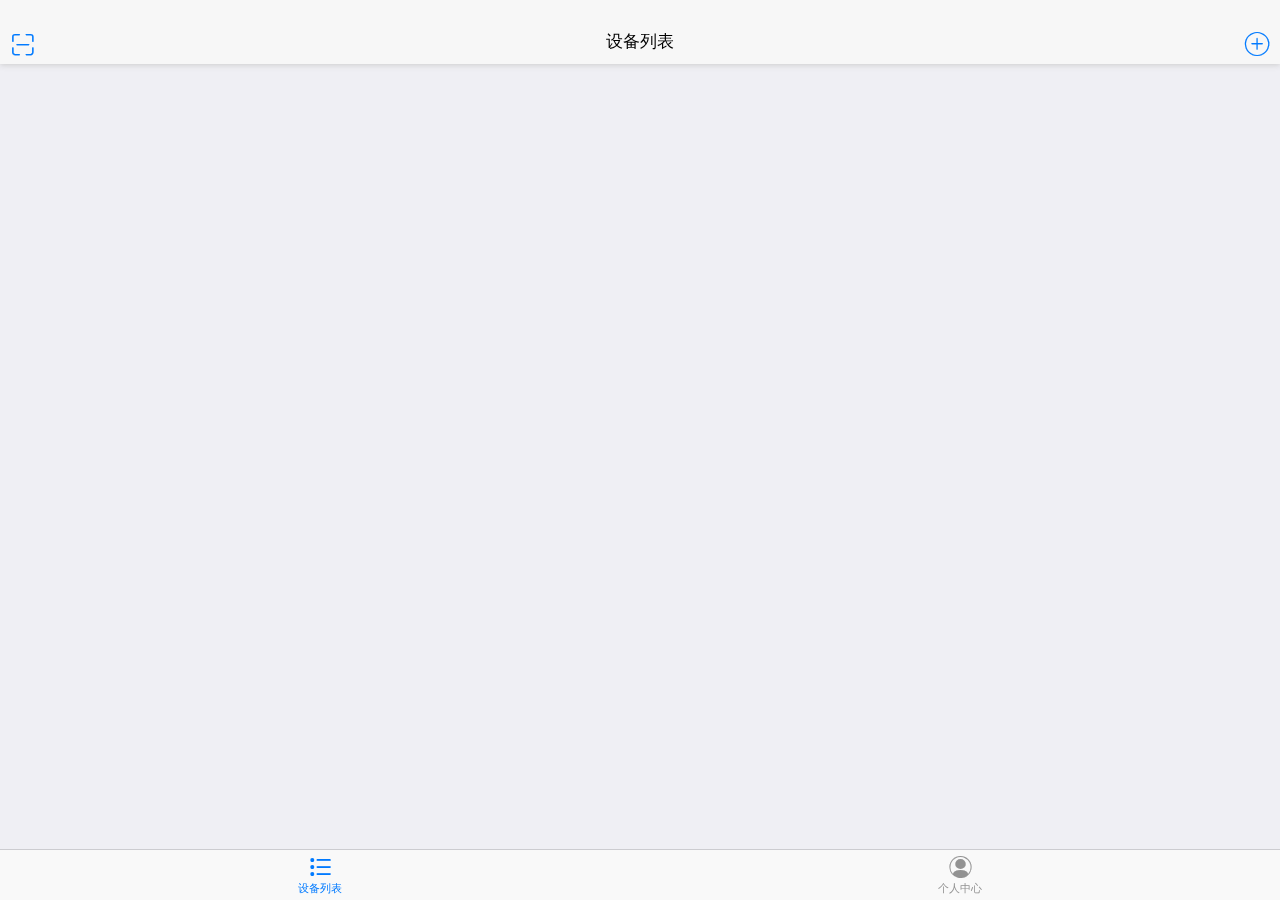
<file: app_sdk/html/index.html>
<!DOCTYPE html>
<html>

	<head>
		<meta charset="utf-8" />
		<meta name="format-detection" content="telephone=no" />
		<title></title>
		<meta name="viewport" content="width=device-width, initial-scale=1,maximum-scale=1, user-scalable=no" />
		<link rel="stylesheet" href="../css/mui.css" />
		<link rel="stylesheet" href="../css/index.css" />
		<link rel="stylesheet" href="../css/iconfont.css" />
		
		<script type="text/javascript" src="../js/mui.js"></script>
		<script type="text/javascript" src="../js/config.js"></script>
		<script type="text/javascript" src="../js/login.js"></script>
		<script type="text/javascript" src="../js/device_list.js"></script>
		<script type="text/javascript" src="../js/qr_code.js"></script>
		
	</head>

	<body>
		<header class="mui-plus mui-statusbar mui-statusbar-offset" style="background: #F9F9F9;">
			<div class="mui-bar mui-bar-nav">
				<h1 class="mui-title" id="title">设备列表</h1>
				<span class="mui-icon qr_and_device_add icon-shaoma mui-pull-left top_shortcut" id="QR_code" onclick="openScanner()"></span>
				<span class="mui-icon qr_and_device_add icon-add3 mui-pull-right top_shortcut" id="add_device" onclick="openWin('easylink', 'widget://html/easylink.html', true)"></span>
			</div>
		</header>

		<nav class="mui-bar mui-bar-tab" style="background: #F9F9F9;">
			<a class="mui-tab-item mui-active">
				<span class="mui-icon index_list_iconfont icon-mulu"></span>
				<span class="mui-tab-label">设备列表</span>
			</a>

			<a class="mui-tab-item">
				<span class="mui-icon index_list_iconfont icon-gerenzhongxin"></span>
				<span class="mui-tab-label">个人中心</span>
			</a>

		</nav>
		<script>
			apiready = function() {
				mico2 = api.require('mico2');
				
				refesh_token();
				
				//引入api cloud的FNScanner模块
				FNScanner = api.require('FNScanner');

				//菜单切换
				switchBar();

				//设置状态栏
				setStatusBar("dark");
				
				//监听返回键
				ListenKeyBack();

				//重新回到应用则重新重新监听设备数据
				add_event_listener('resume', refesh_token); 

				//创建并打开子页面
				openFrameGroup();
			}
		</script>

	</body>

</html>
</file>
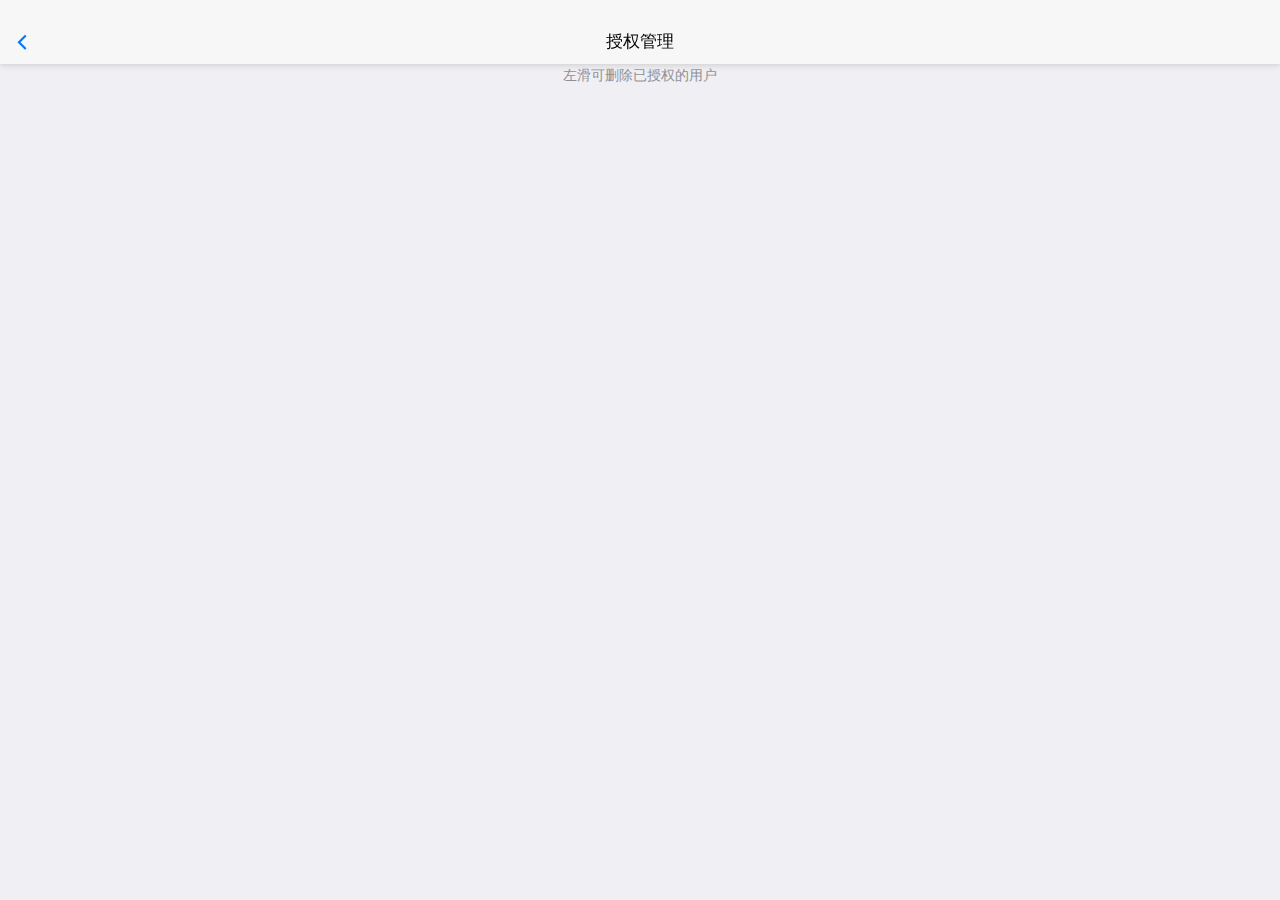
<file: app_sdk/html/device_management.html>
<!DOCTYPE html>
<html>

	<head>
		<meta charset="utf-8">
		<meta name="format-detection" content="telephone=no" />
		<meta name="viewport" content="maximum-scale=1.0,minimum-scale=1.0,user-scalable=0,width=device-width,initial-scale=1.0" />
		<title>title</title>

		<link rel="stylesheet" href="../css/mui.css" />
		<link rel="stylesheet" href="../css/device_management.css" />
		<link rel="stylesheet" href="../css/iconfont.css" />

		<script type="text/javascript" src="../js/mui.js"></script>
		<script type="text/javascript" src="../js/config.js"></script>
		<script type="text/javascript" src="../js/device_management.js"></script>

	</head>

	<body>
		<header class="mui-plus mui-statusbar mui-statusbar-offset" style="background: #F9F9F9;">
			<div class="mui-bar mui-bar-nav">
				<a class="mui-icon mui-icon-left-nav mui-pull-left" onclick="quit_management_page()"></a>
				<h1 class="mui-title">授权管理</h1>
			</div>
		</header>

		<div style="padding-top: 65px; text-align: center;">
			<div>
				<p id="share_qr_img_txt">左滑可删除已授权的用户</p>
			</div>
		</div>

		<div id="member_list" style="display:none;">
			<ul class="mui-table-view">
				<li class="mui-table-view-cell">

					<div class="mui-slider-right mui-disabled">
						<a class="mui-btn mui-btn-red mui-icon member_list icon-delete" onclick="delete_member(this)"></a>
					</div>

					<div class="mui-slider-handle">
						<div class="member_icon_role2">
							<span class="mui-icon member_icon_font icon-shouquan2"></span>
						</div>

						<div class="member_list_text">
							<div class="member_list_member_text">
								(管理员)13789811181
							</div>
						</div>
					</div>
				</li>

				<li class="mui-table-view-cell">

					<div class="mui-slider-right mui-disabled">
						<a class="mui-btn mui-btn-red mui-icon member_list icon-delete" onclick="delete_member(this)"></a>
					</div>

					<div class="mui-slider-handle">
						<div class="member_icon_role2">
							<span class="mui-icon member_icon_font icon-shouquan2"></span>
						</div>

						<div class="member_list_text">
							<div class="member_list_member_text">
								(管理员)13789811181
							</div>
						</div>
					</div>
				</li>

			</ul>
		</div>

		<script>
			apiready = function() {
				mico2 = api.require("mico2");
				member_device_id = api.pageParam.info;
				get_member_list();
				
				device_management_page_listen_keyback();
			}
		</script>

	</body>

</html>
</file>
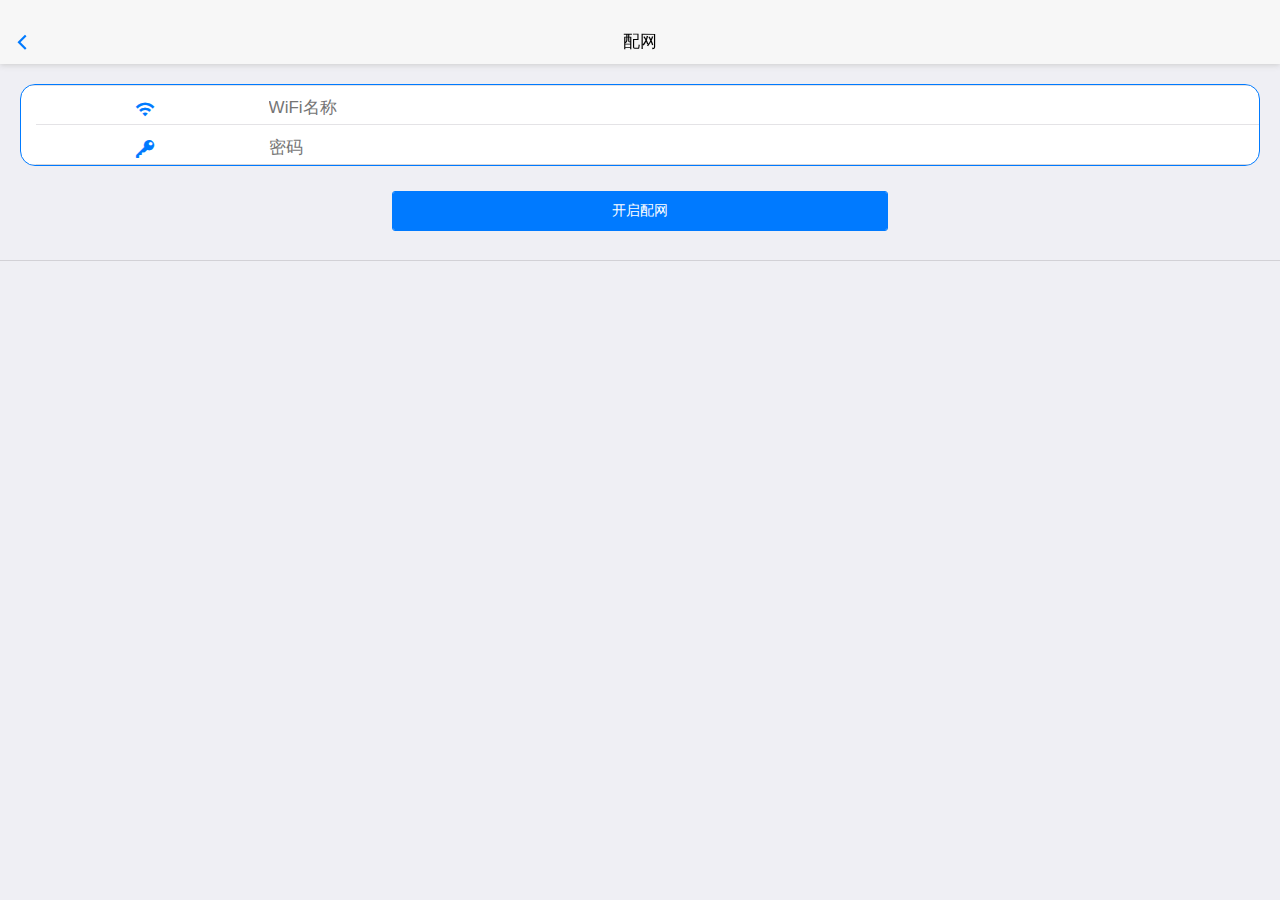
<file: app_sdk/html/easylink.html>
<!DOCTYPE html>
<html>
	<!--head主要完成页面的范围定义以及文件的引用-->

	<head>
		<meta charset="utf-8" />
		<meta name="format-detection" content="telephone=no" />
		<meta name="viewport" content="maximum-scale=1.0,minimum-scale=1.0,user-scalable=0,width=device-width,initial-scale=1.0" />
		<title>配网界面</title>
		<link rel="stylesheet" href="../css/mui.css" />
		<link rel="stylesheet" href="../css/easylink.css" />
		<link rel="stylesheet" href="../css/iconfont.css" />

		<script type="text/javascript" src="../js/mui.js"></script>
		<script type="text/javascript" src="../js/config.js"></script>
		<script type="text/javascript" src="../js/easylink.js"></script>
		<script type="text/javascript" src="../js/device_list.js"></script>

	</head>

	<body>
		<!--头部导航,bug，设置距离状态栏20px-->
		<header class="mui-plus mui-statusbar mui-statusbar-offset" style="background: #F9F9F9;">
			<div class="mui-bar mui-bar-nav">
				<a class="mui-icon mui-icon-left-nav mui-pull-left" onclick="quit_easylink_page()"></a>
				<h1 class="mui-title">配网</h1>
			</div>
		</header>

		<div class="mui-content" style="padding-top: 64px">
			<div id="easylink">
				<div id="easylink_form">
					<form class="mui-input-group">
						<div class="mui-input-row" onclick="goto_sys_wifi_setting()">
							<label><span class="mui-icon wifi_iconfont_ssid icon-wifi_name"></span></label>
							<input id="easylink_wifi_name" readonly="readonly" type="text" class="mui-input-clear" placeholder="WiFi名称">
						</div>
						<div class="mui-input-row">
							<label><span class="mui-icon wifi_iconfont_key icon-wifi_key"></span></label>
							<input id="easylink_wifi_key" type="text" class="mui-input-clear" placeholder="密码">
						</div>
					</form>
				</div>

				<div class="mui-button-row easylink_button">
					<button id="button_easylink" type="button" class="mui-btn mui-btn-primary" onclick="startEasyLink()">开启配网</button>
				</div>

			</div>
		</div>

		<ul id="search_devices" class="mui-table-view" style="margin-top: 30px; display: block;">

			<!--<li style="background: #F3F3F7;"  onclick="bindDevice(this.id)" class="mui-table-view-cell mui-media" id="xxx">

				<div style="float: left; color: #007AFF">
					<span class="mui-icon device_search icon-device2"></span>
				</div>
				
				<div class="mui-media-body" style="float: left; margin-left: 20px;">
					MICOKIT-3165
					<p class="mui-ellipsis">MAC: AA:BB:CC:DD:EE:FF</p>
				</div>

				<div style="float: right; margin-right: 10px; margin-top: 8px;">
					<span class="mui-badge mui-badge-danger">已绑定</span>
				</div>

			</li>-->

		</ul>

		<!--javascript代码-->
		<script>
			apiready = function() {
				mico2 = api.require('mico2');

				add_event_listener('resume', startSearchDevices); //重新回到应用则重新重新监听设备数据

				wifi_ssid_monitor();
				
				easylink_page_listen_keyback();

				if(api.connectionType == 'wifi') {
					//setTimeout("startSearchDevices()", 3000);
				} else {
					alert("手机未连接Wi-Fi,请进入系统Wi-Fi设置页面选取合适的网络！");
				}
			}
		</script>

	</body>

</html>
</file>
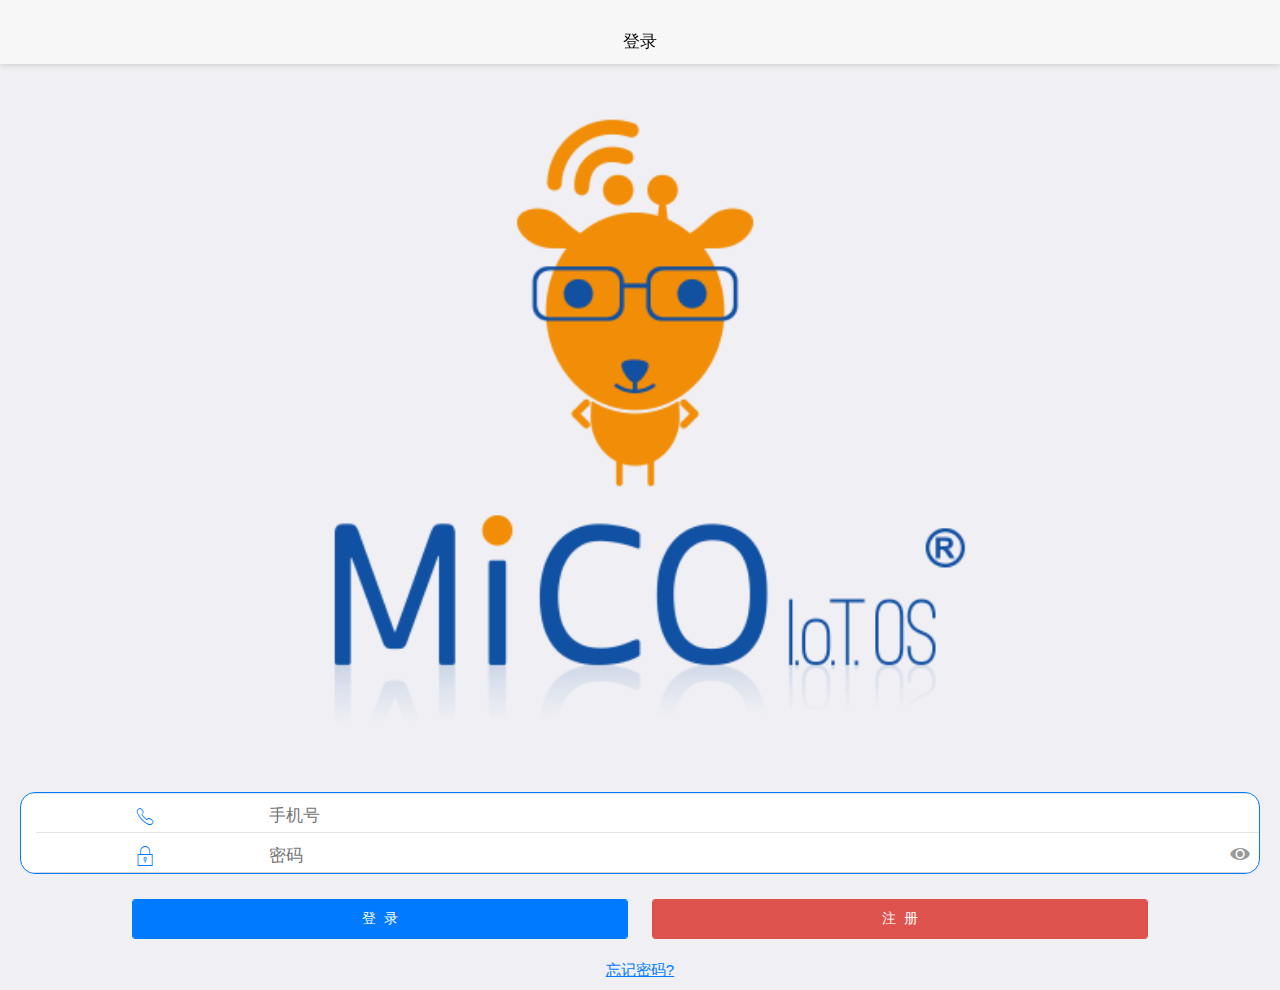
<file: app_sdk/html/login.html>
<!DOCTYPE html>
<html>

	<head>
		<meta charset="utf-8">
		<meta name="format-detection" content="telephone=no" />
		<meta name="viewport" content="width=device-width,initial-scale=1,minimum-scale=1,maximum-scale=1,user-scalable=no" />
		<title></title>

		<link rel="stylesheet" type="text/css" href="../css/login.css" />
		<link rel="stylesheet" href="../css/mui.css" />

		<script type="text/javascript" charset="utf-8"></script>
		<script type="text/javascript" src="../js/login.js"></script>
		<script type="text/javascript" src="../js/common.js"></script>
		<script type="text/javascript" src="../js/config.js"></script>
		<script type="text/javascript" src="../js/mui.js"></script>

	</head>

	<body>

		<header class="mui-plus mui-statusbar mui-statusbar-offset" style="background: #F9F9F9;">
			<div class="mui-bar mui-bar-nav">
				<h1 class="mui-title">登录</h1>
			</div>
		</header>

		<div class="mui-content" style="padding-top: 64px">
			<div id="login">
				<img src="../img/login_mico.png" />

				<div id="login_form">
					<form class="mui-input-group">
						<div class="mui-input-row">
							<label><span class="mui-icon mui-icon-phone"></span></label>
							<input id="login_phone_num" type="tel" class="mui-input-clear" placeholder="手机号">
						</div>
						<div class="mui-input-row">
							<label><span class="mui-icon mui-icon-locked"></span></label>
							<input id="login_passwd" type="password" class="mui-input-password" placeholder="密码">
						</div>
					</form>
				</div>
				<div class="mui-button-row login_button">
					<button type="button" class="mui-btn mui-btn-primary" onclick="login()">登&nbsp;&nbsp;录</button>
					<button type="button" class="mui-btn mui-btn-danger" onclick="click_register()">注&nbsp;&nbsp;册</button>
				</div>
			</div>

		</div>

		<div class="forget_password" onclick="on_click_forget_password()">
			<p">忘记密码?</p>
			
		</div>

		<script>
			apiready = function() {
				mico2 = api.require('mico2');

				//判断用户是否已登录
				checkToken();

				get_storage_data(); //读取存储在本地的手机号和密码

				//监听返回键
				ListenKeyBack();
			}
		</script>

	</body>

</html>
</file>
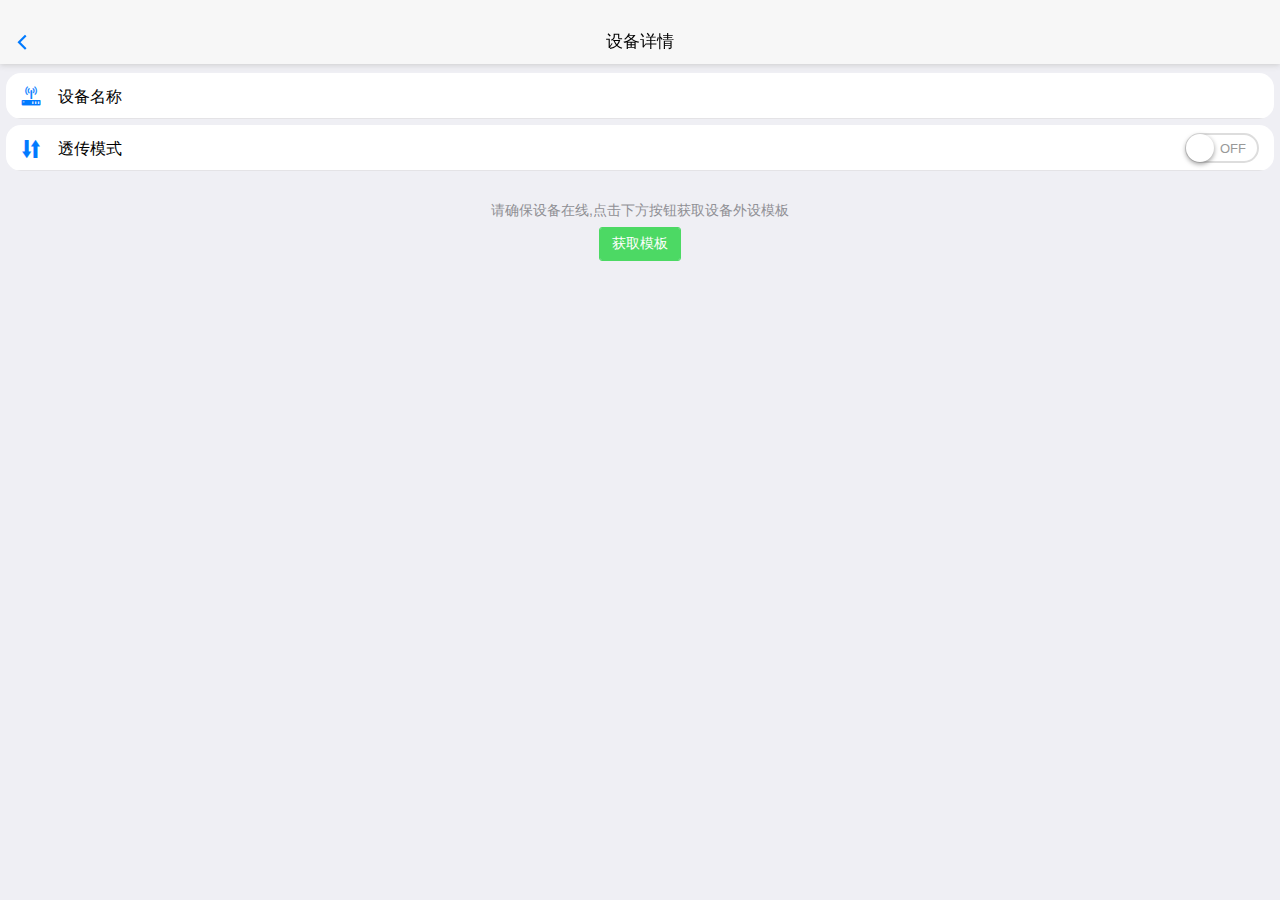
<file: app_sdk/html/peripherals.html>
<!DOCTYPE html>
<html>

	<head>
		<meta charset="UTF-8">
		<meta name="format-detection" content="telephone=no" />
		<title></title>
		<link href="../css/mui.css" rel="stylesheet" />
		<link rel="stylesheet" href="../css/iconfont.css" />
		<link rel="stylesheet" href="../css/peripherals.css" />

		<script type="text/javascript" src="../js/mui.js"></script>
		<script type="text/javascript" src="../js/config.js"></script>
		<script type="text/javascript" src="../js/template_config.js"></script>
		<script type="text/javascript" src="../js/get_peripherals_template.js"></script>
		<script type="text/javascript" src="../js/process_data.js"></script>
		<script type="text/javascript" src="../js/peripherals.js"></script>

	</head>

	<body>
		<header class="mui-plus mui-statusbar mui-statusbar-offset" style="background: #F9F9F9;">
			<div class="mui-bar mui-bar-nav">
				<a class="mui-icon mui-icon-left-nav mui-pull-left" onclick="back_device_list_html()"></a>
				<h1 class="mui-title">设备详情</h1>
			</div>
		</header>

		<div style="margin-top: 73px; text-align: center;">
			<h6 id="per_device_info"></h6>
		</div>

		<div>
			<ul class="mui-table-view peripherals_ul_style">
				<li class="mui-table-view-cell">
					<div class="peripherals_li_icon">
						<label><span class="mui-icon device_iconfont icon-shebei"></span></label>
					</div>

					<div class="peripherals_li_name" id="per_device_name">
						设备名称
					</div>

					<div class="peripherals_li_unit" id="per_device_online">
						<!--<span class="mui-badge mui-badge-green">在线</span>-->
					</div>

					<!--<div class="peripherals_li_unit">
						<span class="mui-badge mui-badge-danger">离线</span>
					</div>-->
				</li>
			</ul>

			<ul class="mui-table-view peripherals_ul_style" id="add_sub_device" style="display: none;">
				<li class="mui-table-view-cell">
					<div class="peripherals_li_icon">
						<label><span class="mui-icon device_iconfont icon-add2"></span></label>
					</div>

					<div class="peripherals_li_name" id="per_device_name">
						添加子设备
					</div>
					<div>
						<button type="button" id="add_sub_device_button" class="mui-btn mui-btn-green" onclick="sub_device_add()">添加</button>
					</div>
				</li>
			</ul>

			<ul class="mui-table-view peripherals_ul_style">
				<li class="mui-table-view-cell">
					<div class="peripherals_li_icon">
						<label><span class="mui-icon device_iconfont icon-data_transmission"></span></label>
					</div>

					<div class="peripherals_li_name" id="per_device_name">
						透传模式
					</div>

					<div id="data_transmission_switch" class="mui-switch mui-switch-blue peripherals_li_single_div_right">
						<div class="mui-switch-handle"></div>
					</div>
				</li>
			</ul>

		</div>

		<!--<div>
			<ul class="mui-table-view peripherals_ul_style">
				<li class="mui-table-view-cell">
					<div class="peripherals_li_icon">
						<label><span class="mui-icon device_iconfont icon-wendu"></span></label>
					</div>

					<div class="peripherals_li_name">
						温度
					</div>
					<div class="peripherals_li_unit">
						<span class="mui-badge mui-badge-warning">℃</span>
					</div>

					<div class="peripherals_li_data">
						<span id="per_temperature_1">0</span>
					</div>
				</li>

				<li class="mui-table-view-cell">
					<div class="peripherals_li_icon">
						<label><span class="mui-icon device_iconfont icon-shidu"></span></label>
					</div>
					<div class="peripherals_li_name">
						湿度
					</div>
					<div class="peripherals_li_unit">
						<span class="mui-badge mui-badge-warning ">%</span>
					</div>
					<div class="peripherals_li_data">
						<span id="per_humidity_1">0</span>
					</div>
				</li>

				<li class="mui-table-view-cell">
					<div class="peripherals_li_icon">
						<label><span class="mui-icon device_iconfont icon-sensor-guangzhao"></span></label>
					</div>
					<div class="peripherals_li_name">
						光强
					</div>
					<div class="peripherals_li_unit">
						<span class="mui-badge mui-badge-warning">flux</span>
					</div>
					<div class="peripherals_li_data">
						<span id="per_light_1">0</span>
					</div>
				</li>

				<li class="mui-table-view-cell">
					<div class="peripherals_li_icon">
						<label><span class="mui-icon device_iconfont icon-juli"></span></label>
					</div>
					<div class="peripherals_li_name">
						距离
					</div>
					<div class="peripherals_li_unit">
						<span class="mui-badge mui-badge-warning">mm</span>
					</div>
					<div class="peripherals_li_data">
						<span id="per_infrared_1">0</span>
					</div>
				</li>
			</ul>
		</div>-->

		<!--<div>
			<ul class="mui-table-view peripherals_ul_style">
				<li class="mui-table-view-cell">
					<div class="peripherals_li_icon">
						<label><span class="mui-icon device_iconfont icon-dianji"></span></label>
					</div>

					<div class="peripherals_li_name">
						电机
					</div>
					<div id="per_switch_motor_1" class="mui-switch mui-switch-blue  peripherals_li_single_div_right">
						<div class="mui-switch-handle"></div>
					</div>
				</li>
			</ul>
		</div>-->

		<!--<div>
			<ul class="mui-table-view peripherals_ul_style">
				
				<li class="mui-table-view-cell mui-collapse" style="background: white;">
					<a class="mui-navigate-right">
						<label><span class="mui-icon device_iconfont icon-dianyuan"></span></label>
						转速
					</a>

					<div class="mui-collapse-content">
						<div class=" mui-input-range" style="height: 30px;">
							<input type="range" id='block-range' value="4" min="0" max="4">
						</div>
					</div>
				</li>

			</ul>
		</div>-->

		<!--<div>
			<ul class="mui-table-view peripherals_ul_style">
				<li class="mui-table-view-cell">
					<div class="peripherals_li_icon">
						<label><span class="mui-icon device_iconfont icon-liaotian"></span></label>
					</div>
					<div class="peripherals_li_name">
						串口聊天
					</div>
					<div class="peripherals_li_single_div_right">
						<span class="mui-icon mui-icon-arrowright"></span>
					</div>
				</li>
				<li class="mui-table-view-cell" onclick="goto_rgb_html()">
					<div class="peripherals_li_icon">
						<label><span class="mui-icon device_iconfont icon-rgbled"></span></label>
					</div>
					<div class="peripherals_li_name">
						三色灯
					</div>
					<div class="peripherals_li_single_div_right">
						<span class="mui-icon mui-icon-arrowright"></span>
					</div>
				</li>
			</ul>
		</div>-->

		<div id="template">
			<br />
			<h5 style="text-align: center;">请确保设备在线,点击下方按钮获取设备外设模板</h5>
			<div class="mui-button-row">
				<button type="button" class="mui-btn mui-btn-green" onclick="send_template_commands()">获取模板</button>
			</div>
		</div>

		<div id="data_transmission_div" style="display: none;">
			<div class="mui-input-row" style="margin: 10px 10px 0px 10px">
					<textarea style="background: #FFFACD" id="recv_area" rows="8" placeholder="数据接收区域" disabled></textarea>
			</div>
			
			<div>
				<div class="mui-input-row" style="margin: 0px 10px 0px 10px">
					<textarea  id="send_area" rows="4" placeholder="数据发送区域"></textarea>
				</div>
				
				<div style="text-align: center;">
					<button style="width: 100px;" type="button" class="mui-btn mui-btn-green" onclick="add_data_transmission_send()">发&nbsp;&nbsp;&nbsp;&nbsp;送</button>
				</div>
			</div>
			
		</div>

		<script>
			apiready = function() {
				mico2 = api.require('mico2');

				add_data_transmission(); //增加透传按钮监听

				add_event_listener('resume', deal_resume_event); //重新回到应用则重新重新监听设备数据
				
				add_event_listener('mqtt_client_restart', listen_device); //重新回到应用则重新重新监听设备数据

				add_event_listener('get_device_template', get_device_template);

				peripherals_listen_keyback();

				get_device_info(true); //监听设备数据
			}
		</script>

	</body>

</html>
</file>
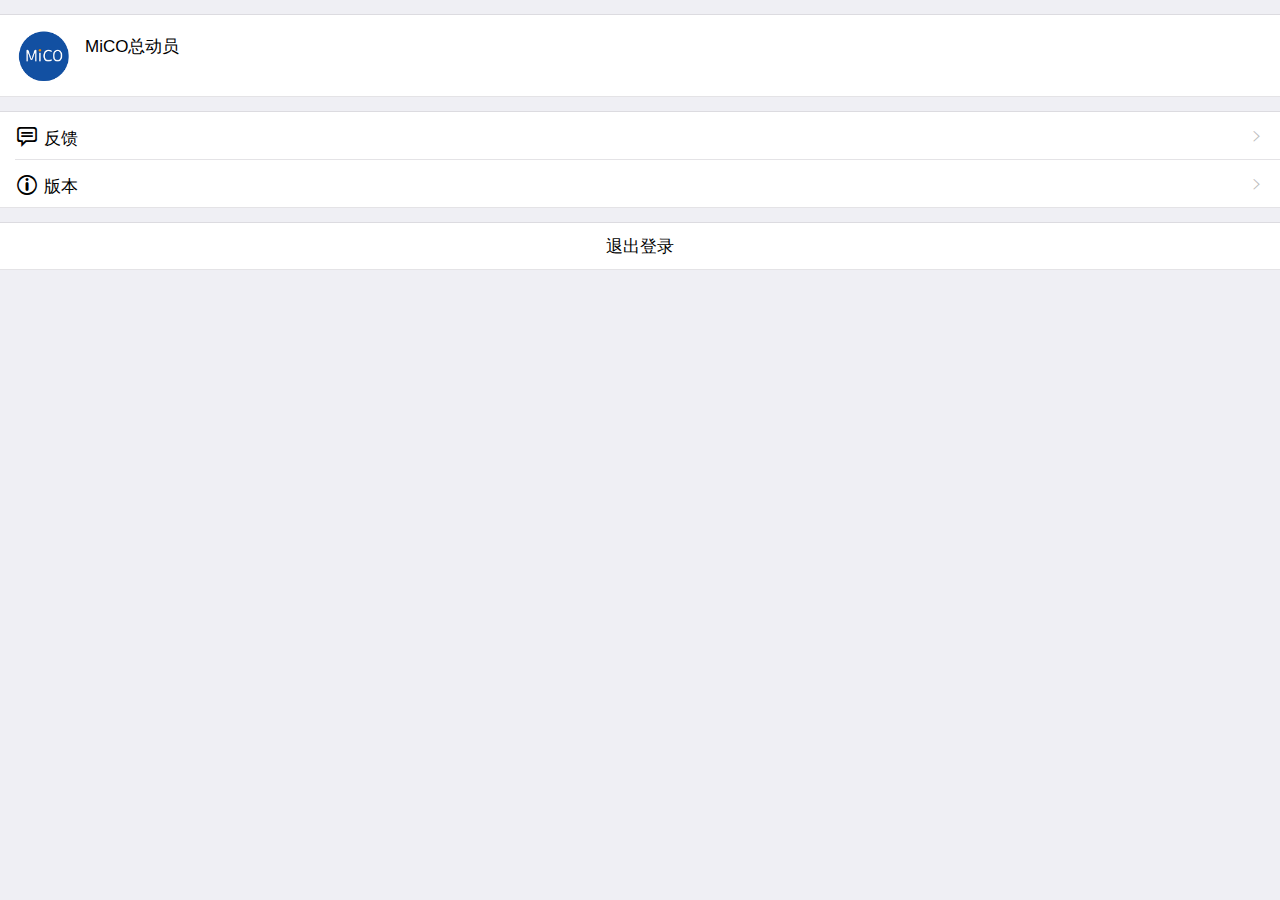
<file: app_sdk/html/personal.html>
<!DOCTYPE html>
<html>

	<head>
		<meta charset="utf-8">
		<meta name="format-detection" content="telephone=no" />

		<title></title>
		<link href="../css/mui.css" rel="stylesheet" />
		<link rel="stylesheet" href="../css/personal.css" />
		<link rel="stylesheet" href="../css/iconfont.css" />

		<script type="text/javascript" src="../js/login.js"></script>
		<script type="text/javascript" src="../js/common.js"></script>
		<script type="text/javascript" src="../js/config.js"></script>
		<script type="text/javascript" src="../js/mui.js"></script>
		<script type="text/javascript" src="../js/personal.js" ></script>
		
	</head>

	<body>
	
		<div class="mui-content">
			<ul class="mui-table-view">
				<li class="mui-table-view-cell mui-media-medium">
					<div>
						<img class="mui-media-object mui-pull-left" src="../icon/head.png">
					</div>

					<div class="mui-media-body">
						MiCO总动员
						<p class="mui-ellipsis" id="personal_id"></p>
					</div>
				</li>
			</ul>
		</div>

		<div class="mui-content">
			<ul class="mui-table-view">
				<!--<li class="mui-table-view-cell">
					<a class="mui-navigate-right">
						<span class="mui-icon personal_inco icon-shouquan2"></span> 授权记录
					</a>
				</li>-->
				<li class="mui-table-view-cell" onclick="display_info_feedback()">
					<a class="mui-navigate-right">
						<span class="mui-icon personal_inco icon-fankui"></span> 反馈
					</a>
				</li>
				<li class="mui-table-view-cell" onclick="display_info_version()">
					<a class="mui-navigate-right">
						<span class="mui-icon personal_inco icon-guanyu"></span> 版本
					</a>
				</li>
			</ul>
		</div>

		<div class="mui-content">
			<ul class="mui-table-view">
				<li class="mui-table-view-cell" onclick="quit_login()">
					<div style="text-align: center; line-height: 25px;">
						退出登录
					</div>

				</li>
			</ul>
		</div>

		<script>
			apiready = function() {
				document.getElementById('personal_id').innerHTML = '账号:' + localStorage.getItem(_USERNAME);
			}
		</script>

	</body>

</html>
</file>
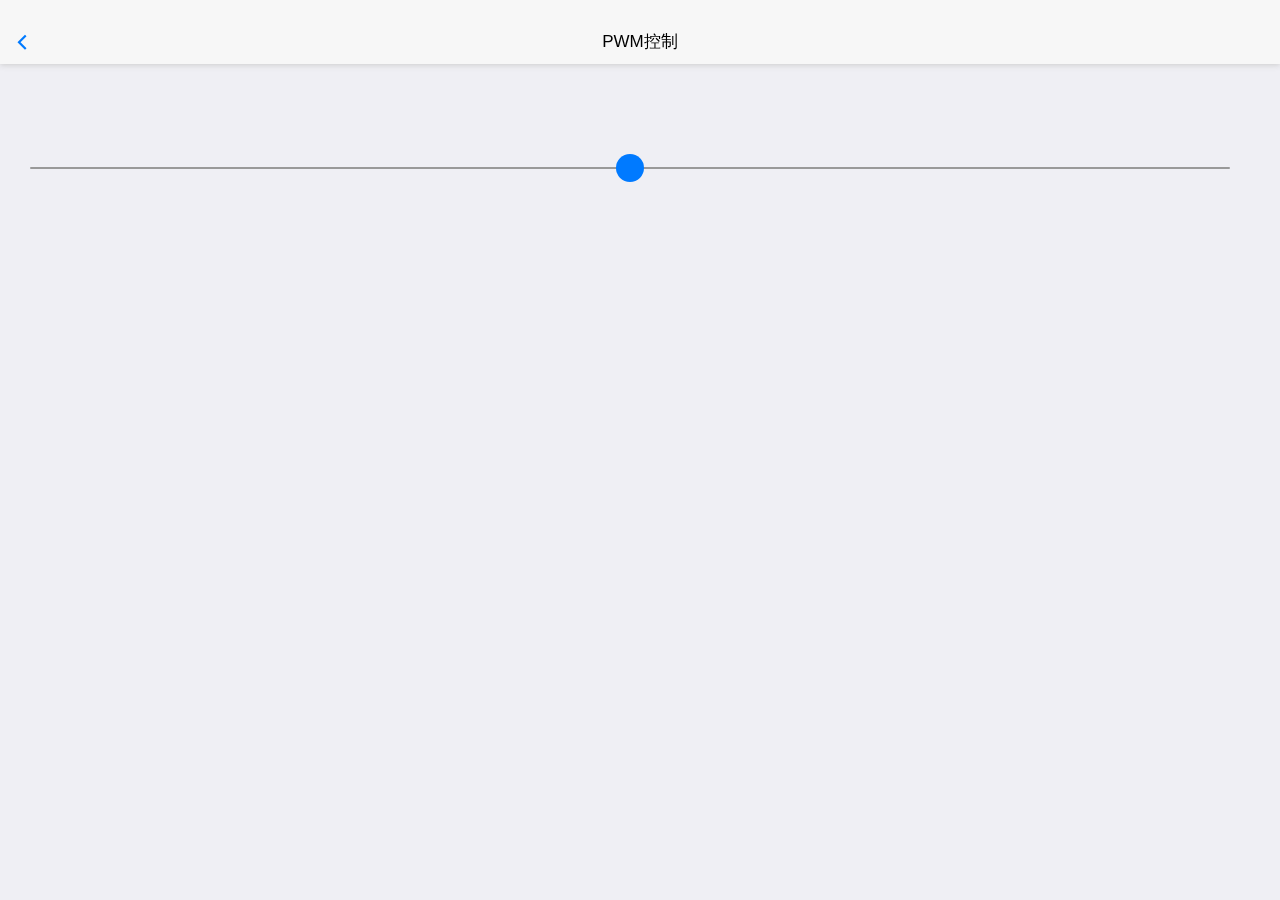
<file: app_sdk/html/pwm.html>
<!DOCTYPE html>
<html>

	<head>
		<meta charset="utf-8">
		<meta name="format-detection" content="telephone=no" />
		<meta name="viewport" content="maximum-scale=1.0,minimum-scale=1.0,user-scalable=0,width=device-width,initial-scale=1.0" />
		<title>title</title>

		<link rel="stylesheet" href="../css/mui.css" />

		<script type="text/javascript" src="../js/mui.js"></script>
		<script type="text/javascript" src="../js/template_config.js"></script>
		<script type="text/javascript" src="../js/pwm.js"></script>
		<script type="text/javascript" src="../js/config.js"></script>
		<script type="text/javascript" src="../js/process_data.js"></script>

	</head>

	<body>
		<header class="mui-plus mui-statusbar mui-statusbar-offset" style="background: #F9F9F9;">
			<div class="mui-bar mui-bar-nav">
				<a class="mui-icon mui-icon-left-nav mui-pull-left" onclick="quit_pwm_html()"></a>
				<h1 class="mui-title">PWM控制</h1>
			</div>
		</header>

		<div style=" padding-top: 120px;">
			<div class="mui-input-row mui-input-range" style="margin: 30px;">
				<input id='pwm_range_id' type="range" value="50" min="0" max="100" onchange="pwm_change(this)">
			</div>
		</div>

		<div style="text-align: center;">
			<h4 id="pwm_des_pwm"></h4>
		</div>
		
		<script>
			apiready = function() {
				mico2 = api.require('mico2');
				
				pwm_page_listen_keyback();
				
				//alert(JSON.stringify(api.pageParam));

				document.getElementById('pwm_range_id').max = api.pageParam.data_max; //取出最大值
				document.getElementById('pwm_range_id').min = api.pageParam.data_min; //取出最小值
				document.getElementById('pwm_range_id').value = ((api.pageParam.data_min + api.pageParam.data_max) / 2); //取出最小值
				document.getElementById('pwm_des_pwm').innerHTML = "设备PID:" + api.pageParam.pid + '<br/>最小值:' + api.pageParam.data_min + '<br/>最大值:' + api.pageParam.data_max;
			}
		</script>

	</body>

</html>
</file>
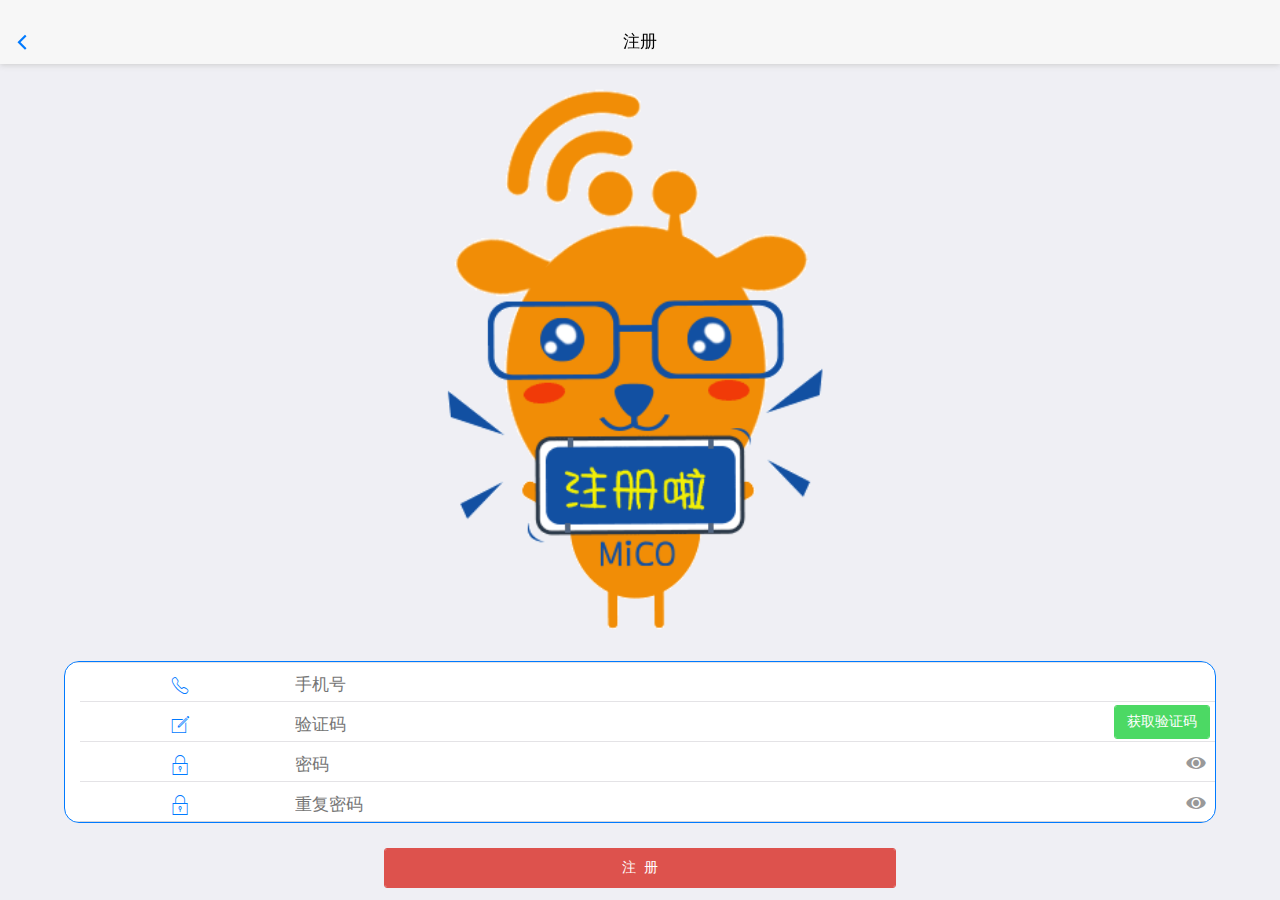
<file: app_sdk/html/register.html>
<!DOCTYPE html>
<html>

	<head>
		<meta charset="utf-8">
		<meta name="format-detection" content="telephone=no" />
		<meta name="viewport" content="width=device-width,initial-scale=1,minimum-scale=1,maximum-scale=1,user-scalable=no" />
		<title></title>
		<script src="../js/mui.min.js"></script>
		<link href="../css/mui.css" rel="stylesheet" />
		<link rel="stylesheet" type="text/css" href="../css/register.css" />
		<script type="text/javascript" src="../js/config.js"></script>
		<script type="text/javascript" src="../js/register.js"></script>
		<script type="text/javascript" src="../js/common.js"></script>
	</head>

	<body>

		<header class="mui-plus mui-statusbar mui-statusbar-offset" style="background: #F9F9F9;">
			<div class="mui-bar mui-bar-nav">
				<a class="mui-icon mui-icon-left-nav mui-pull-left" onclick="back_login_html()"></a>
				<h1 class="mui-title">注册</h1>
			</div>
		</header>

		<div class="mui-content" style="padding-top: 64px">

			<div id="register">
				<img src="../img/register.gif" />
			</div>

			<div id="register_form">
				<form class="mui-input-group">
					<div class="mui-input-row">
						<label><span class="mui-icon mui-icon-phone"></span></label>
						<input id="register_phone_num" type="tel" class="mui-input-clear" placeholder="手机号">
					</div>
					
					<div class="mui-input-row">
						<label><span class="mui-icon mui-icon-compose"></span></label>
						<input id="register_vercode" type="number" class="mui-input-clear" placeholder="验证码">
					</div>
					
					<div>
						<button style="z-index: 10;" type="button" id="register_vercode_button" class="mui-btn mui-btn-green" onclick="getCode(60, this.id)">获取验证码</button>
					</div>
					
					<div class="mui-input-row">
						<label><span class="mui-icon mui-icon-locked"></span></label>
						<input id="register_passwd" type="password" class="mui-input-password" placeholder="密码">
					</div>
					
					<div class="mui-input-row">
						<label><span class="mui-icon mui-icon-locked"></span></label>
						<input id="register_passwd_repeat" type="password" class="mui-input-password" placeholder="重复密码">
					</div>
				</form>
			</div>

			<div class="mui-button-row register_button">
				<button type="button" class="mui-btn mui-btn-danger" onclick="do_register()">注&nbsp;&nbsp;册</button>
			</div>
		</div>

		<script>
			apiready = function() {
				mico2 = api.require('mico2');
				
				register_page_listen_keyback();
			}
		</script>

	</body>

</html>
</file>
<file: app_sdk/css/index.css>
.top_shortcut {
	top: 1px;
	color: #007AFF;
}
</file>
<file: app_sdk/css/iconfont.css>
@font-face {
	font-family: "iconfont";
	src: url('../fonts/iconfont.ttf') format('truetype');
	/* chrome、firefox、opera、Safari, Android, iOS 4.2+*/
}

.index_list_iconfont {
	font-family: "iconfont" !important;
	font-size: 25px !important;
	font-style: normal;
	-webkit-font-smoothing: antialiased;
	-webkit-text-stroke-width: 0.2px;
}

.qr_and_device_add {
	font-family: "iconfont" !important;
	font-size: 26px !important;
	font-style: normal;
	-webkit-font-smoothing: antialiased;
	-webkit-text-stroke-width: 0.2px;
	color: #007AFF;
}

.device_iconfont {
	font-family: "iconfont" !important;
	font-size: 20px;
	font-style: normal;
	-webkit-font-smoothing: antialiased;
	-webkit-text-stroke-width: 0.2px;
	color: #007AFF;
}

.wifi_iconfont_ssid {
	margin-top: 4px;
	font-family: "iconfont" !important;
	font-size: 20px;
	font-style: normal;
	-webkit-font-smoothing: antialiased;
	-webkit-text-stroke-width: 0.2px;
}

.wifi_iconfont_key {
	margin-top: 2px;
	font-family: "iconfont" !important;
	font-size: 18px;
	font-style: normal;
	-webkit-font-smoothing: antialiased;
	-webkit-text-stroke-width: 0.2px;
}

.device_search{
	margin-top: 2px;
	font-family: "iconfont" !important;
	font-size: 40px;
	font-style: normal;
	-webkit-font-smoothing: antialiased;
	-webkit-text-stroke-width: 0.2px;
}

.member_icon_font{
	margin-top: 2px;
	font-family: "iconfont" !important;
	font-size: 40px;
	font-style: normal;
	-webkit-font-smoothing: antialiased;
	-webkit-text-stroke-width: 0.2px;
}


.device_list_share_romove{
	font-family: "iconfont" !important;
	font-size: 25px !important;
	font-style: normal;
	-webkit-font-smoothing: antialiased;
	-webkit-text-stroke-width: 0.2px;
	padding: 21px !important;
}

.member_list{
	font-family: "iconfont" !important;
	font-size: 25px !important;
	font-style: normal;
	-webkit-font-smoothing: antialiased;
	-webkit-text-stroke-width: 0.2px;
	padding: 21px !important;
}

.personal_inco{
	font-family: "iconfont" !important;
	font-size: 24px !important;
	font-style: normal;
	-webkit-font-smoothing: antialiased;
	-webkit-text-stroke-width: 0px;
}

.icon-wendu:before {
	content: "\e600";
}

.icon-shidu:before {
	content: "\e601";
}

.icon-hongwai:before {
	content: "\e602";
}

.icon-sensor-guangzhao:before {
	content: "\e603";
}

.icon-ziwaixianqiangdu:before {
	content: "\e604";
}

.icon-liaotian:before {
	content: "\e605";
}

.icon-iconsmt:before {
	content: "\e606";
}

.icon-dianji:before {
	content: "\e607";
}

.icon-yindao2:before {
	content: "\e608";
}

.icon-gerenzhongxin:before {
	content: "\e609";
}

.icon-yindao1:before {
	content: "\e60a";
}

.icon-mulu:before {
	content: "\e60b";
}

.icon-tiaoseban:before {
	content: "\e60c";
}

.icon-quit:before {
	content: "\e60d";
}

.icon-led2:before {
	content: "\e60e";
}

.icon-led1:before {
	content: "\e60f";
}

.icon-dianyuan:before {
	content: "\e610";
}

.icon-rgbled:before {
	content: "\e611";
}

.icon-wifi_name:before {
	content: "\e612";
}

.icon-wifi_key:before {
	content: "\e613";
}

.icon-search:before {
	content: "\e614";
}

.icon-add1:before {
	content: "\e615";
}

.icon-add2:before {
	content: "\e616";
}

.icon-device1:before {
	content: "\e617";
}

.icon-device2:before {
	content: "\e618";
}

.icon-add3:before {
	content: "\e61a";
}

.icon-shaoma:before {
	content: "\e61b";
}

.icon-share1:before {
	content: "\e61c";
}

.icon-delete:before {
	content: "\e61d";
}

.icon-share2:before {
	content: "\e61e";
}

.icon-shouquan:before {
	content: "\e61f";
}

.icon-shouquan1:before {
	content: "\e61f";
}

.icon-shouquan2:before {
	content: "\e620";
}

.icon-rename:before {
	content: "\e621";
}

.icon-fankui:before {
	content: "\e622";
}

.icon-guanyu:before {
	content: "\e623";
}

.icon-shebei:before {
	content: "\e624";
}

.icon-led3:before {
	content: "\e625";
}

.icon-pwm:before {
	content: "\e626";
}

.icon-iot_common:before {
	content: "\e627";
}

.icon-acc_ang:before {
	content: "\e628";
}

.icon-data_transmission:before {
	content: "\e629";
}
</file>
<file: app_sdk/css/device_management.css>
.device_list_png_css{
	line-height: 50px; 
	max-width: 50px;
	height: 50px;
	float: left
}

.member_list_text{
	float: left; 
	margin-left: 20px;
	margin-top: 10px;
	text-align: center;
}

.member_icon_role2{
	float: left; 
	color: #4CD964
}

.member_icon_role3{
	float: left; 
	color: #007AFF
}

.member_list_member_text{
	font-size: 18px;
}
</file>
<file: app_sdk/css/easylink.css>
#easylink{
	text-align: center;
	margin: 20px;
}

#easylink_form form{
	border-radius: 15px;
	border: 1px solid #007AFF; 
	overflow: hidden;
}

#easylink_form .mui-input-group .mui-input-row label{
	width: 20%;
	text-align: center;
	color: #007AFF;
}

#easylink_form .mui-input-group .mui-input-row input{
	width: 80%;
	height: 46px;	
}

.easylink_button button{
	top: 10px;
	width: 40%;
	height: 40px;
	margin: 10px;
}
</file>
<file: app_sdk/css/login.css>
#login{
	text-align: center;
	margin: 20px;
}

#login img{
	width: 60%;
}

#login_form form{
	border-radius: 15px;
	border: 1px solid #007AFF; 
	overflow: hidden;
}

#login_form .mui-input-group .mui-input-row label{
	width: 20%;
	text-align: center;
	color: #007AFF;
}

#login_form .mui-input-group .mui-input-row input{
	width: 80%;
	height: 46px;	
}

.login_button button{
	top: 10px;
	width: 40%;
	height: 40px;
	margin: 10px;
}

.forget_password{
	font-size: 15px; 
	text-align: center; 
	color: #007AFF; 
	text-decoration:underline
}
</file>
<file: app_sdk/css/peripherals.css>
.mui-table-view-cell .mui-active {
	background-color: #0062CC;
}

.peripherals_ul_style {
	border-radius: 15px;
	border: 1px solid #FFFFFF;
	overflow: hidden;
	margin: 6px;
	border:none;
	background: white;
}

.peripherals_li_icon{
	float: left; 
	font-size: 16px;
	margin-right: 10px;
	margin-top: 2px;
}

.peripherals_li_name{
	float: left; 
	margin-left: 7px;
	margin-top: 2px;
	font-size: 16px;
}

.peripherals_li_unit{
	float: right;
	font-size: 16px;
}

.peripherals_li_data{
	float: right; 
	margin-right: 6px;
	margin-top: 1px;
	font-size: 14px;
}

.peripherals_li_single_div_right{
	float: right; 
}

#add_sub_device_button{
	position: absolute;
	top: 6px;
	right: 13px;
}

.send_data_button{
	width: 100%;
	height: 40px;
}
</file>
<file: app_sdk/css/personal.css>
.mui-table-view .mui-media-object {
	line-height: 60px;
	max-width: 60px;
	height: 60px;
}

.mui-table-view .mui-media-body{
	margin-top: 10px;
}
</file>
<file: app_sdk/css/register.css>
#register{
	text-align: center;
	margin: 5px;
}

#register img{
	width: 40%;
}

.register_button button{
	top: 10px;
	width: 40%;
	height: 40px;
	margin: 10px;
}

#register_form{
	width: 90%;
	margin:auto;
}

#register_form form{
	border-radius: 15px;
	border: 1px solid #007AFF; 
	overflow: hidden;
}

#register_form .mui-input-group .mui-input-row label{
	width: 20%;
	text-align: center;
	color: #007AFF;
}

#register_form .mui-input-group .mui-input-row input{
	width: 80%;
	height: 46px;	
}

#register_vercode_button{
	position: absolute;
	top: 43px;
	right: 5px;
}
</file>
